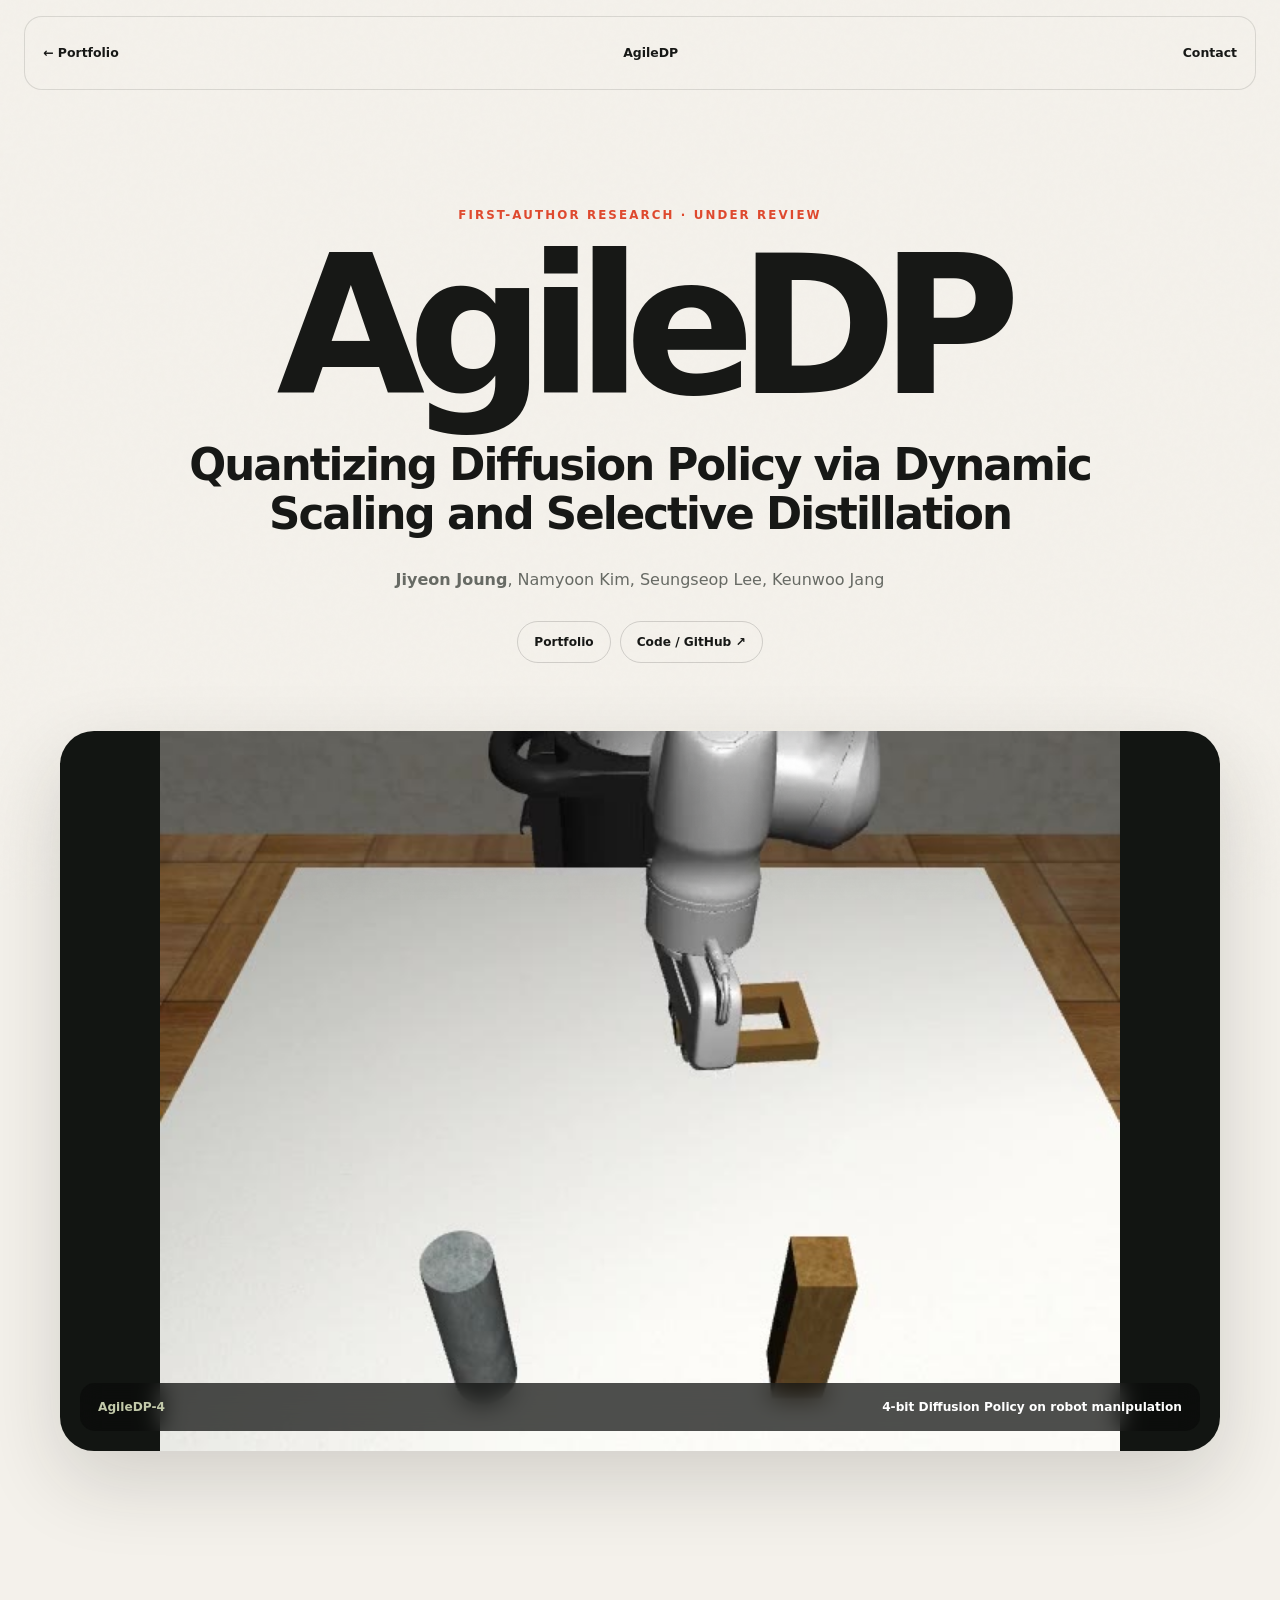
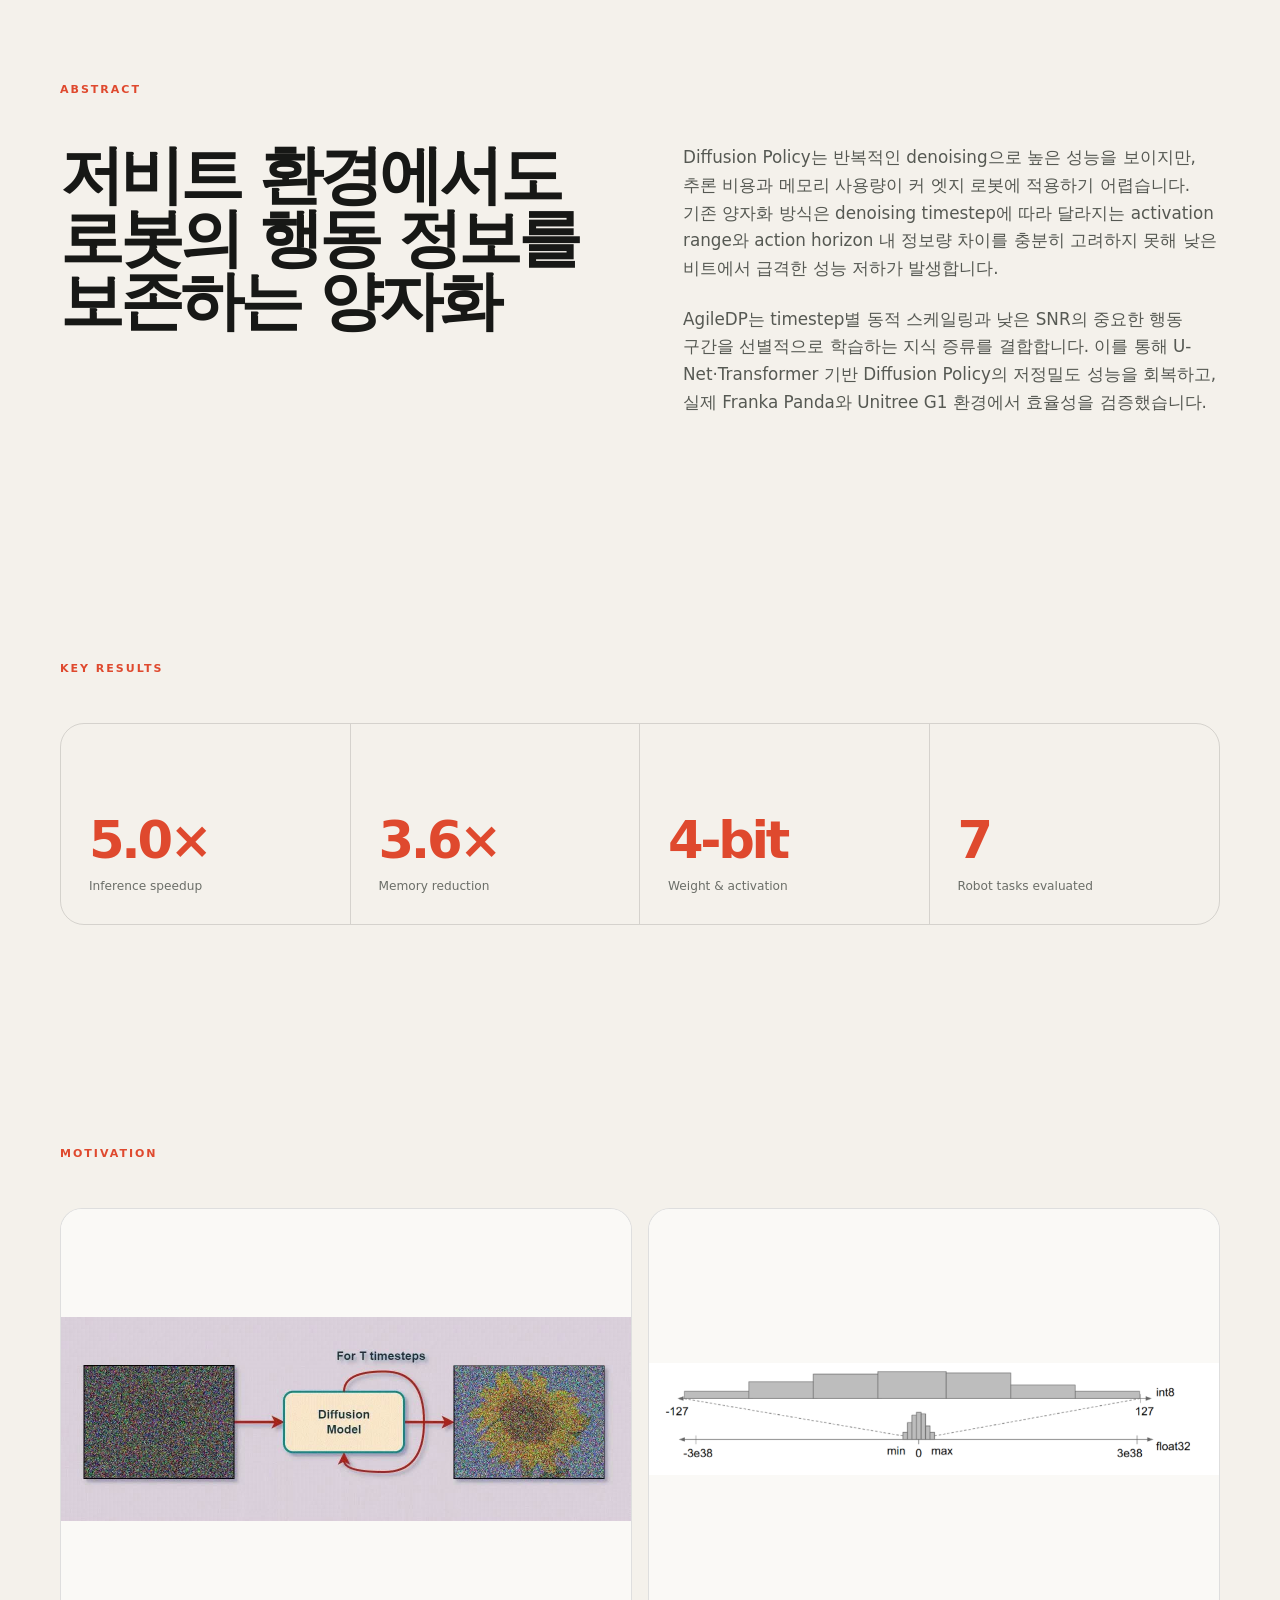
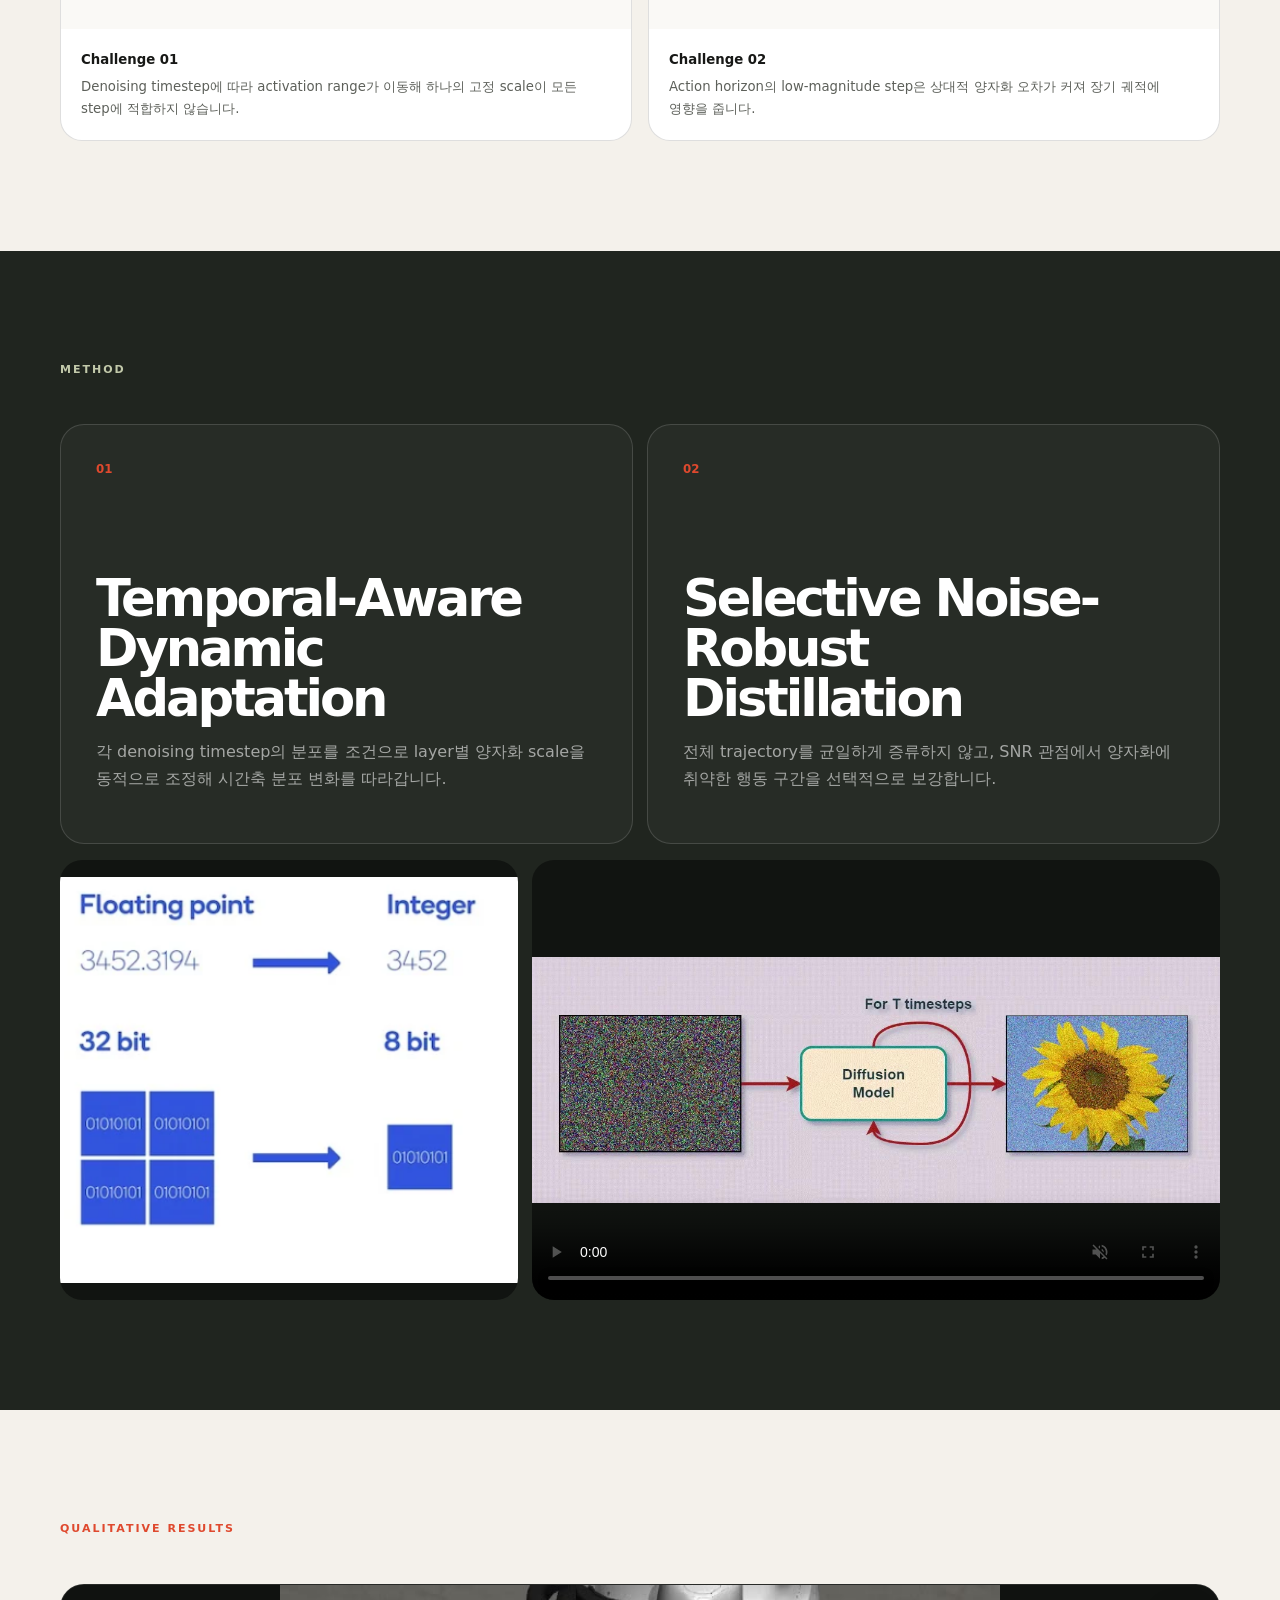
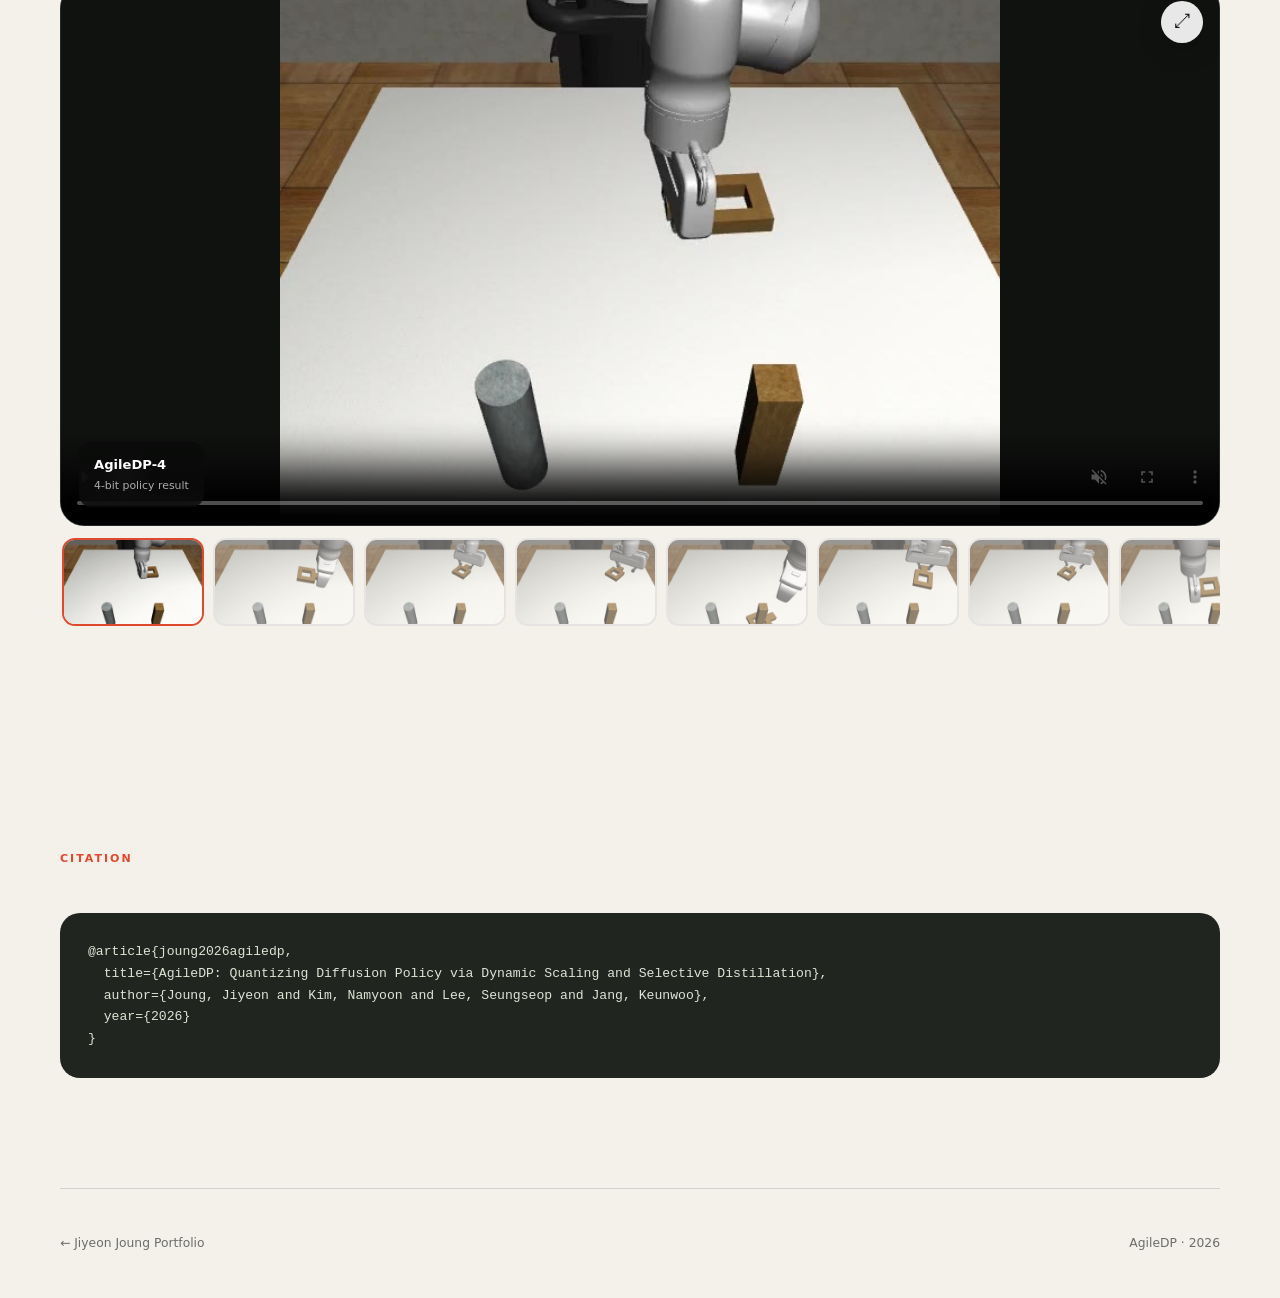
<file: projects/agiledp.html>
<!doctype html>
<html lang="ko">
<head>
  <meta charset="utf-8" />
  <meta name="viewport" content="width=device-width, initial-scale=1" />
  <meta name="description" content="AgileDP: Quantizing Diffusion Policy via Dynamic Scaling and Selective Distillation project page." />
  <meta name="theme-color" content="#20251f" />
  <title>AgileDP | Jiyeon Joung</title>
  <link rel="stylesheet" href="../styles.css" />
  <link rel="stylesheet" href="agiledp.css" />
  <script defer src="../script.js"></script>
</head>
<body class="paper-page">
  <header class="paper-nav">
    <a href="../index.html">← Portfolio</a>
    <span>AgileDP</span>
    <a href="mailto:jjy8301004@gmail.com">Contact</a>
  </header>

  <main>
    <section class="paper-hero">
      <div class="paper-shell">
        <p class="eyebrow">FIRST-AUTHOR RESEARCH · UNDER REVIEW</p>
        <h1>AgileDP</h1>
        <p class="paper-deck">Quantizing Diffusion Policy via Dynamic Scaling and Selective Distillation</p>
        <p class="authors"><strong>Jiyeon Joung</strong>, Namyoon Kim, Seungseop Lee, Keunwoo Jang</p>
        <div class="paper-actions">
          <a href="../index.html#work">Portfolio</a>
          <a href="https://github.com/sanananan3" target="_blank" rel="noreferrer">Code / GitHub ↗</a>
        </div>
        <div class="paper-hero-media">
          <video autoplay muted loop playsinline poster="../assets/projects/agiledp/agiledp-poster.jpg">
            <source src="../assets/projects/agiledp/agiledp.mp4" type="video/mp4" />
          </video>
          <div class="paper-hero-caption"><span>AgileDP-4</span><b>4-bit Diffusion Policy on robot manipulation</b></div>
        </div>
      </div>
    </section>

    <section class="paper-section paper-shell">
      <div class="paper-section-label">ABSTRACT</div>
      <div class="paper-two-col">
        <h2>저비트 환경에서도<br>로봇의 행동 정보를<br>보존하는 양자화</h2>
        <div>
          <p>Diffusion Policy는 반복적인 denoising으로 높은 성능을 보이지만, 추론 비용과 메모리 사용량이 커 엣지 로봇에 적용하기 어렵습니다. 기존 양자화 방식은 denoising timestep에 따라 달라지는 activation range와 action horizon 내 정보량 차이를 충분히 고려하지 못해 낮은 비트에서 급격한 성능 저하가 발생합니다.</p>
          <p>AgileDP는 timestep별 동적 스케일링과 낮은 SNR의 중요한 행동 구간을 선별적으로 학습하는 지식 증류를 결합합니다. 이를 통해 U-Net·Transformer 기반 Diffusion Policy의 저정밀도 성능을 회복하고, 실제 Franka Panda와 Unitree G1 환경에서 효율성을 검증했습니다.</p>
        </div>
      </div>
    </section>

    <section class="paper-section paper-shell">
      <div class="paper-section-label">KEY RESULTS</div>
      <div class="paper-metrics">
        <article><strong>5.0×</strong><span>Inference speedup</span></article>
        <article><strong>3.6×</strong><span>Memory reduction</span></article>
        <article><strong>4-bit</strong><span>Weight & activation</span></article>
        <article><strong>7</strong><span>Robot tasks evaluated</span></article>
      </div>
    </section>

    <section class="paper-section paper-shell">
      <div class="paper-section-label">MOTIVATION</div>
      <div class="paper-figure-grid">
        <figure><img src="../assets/projects/agiledp/denoising-shift.jpg" alt="denoising timestep별 activation 분포 변화"><figcaption><b>Challenge 01</b> Denoising timestep에 따라 activation range가 이동해 하나의 고정 scale이 모든 step에 적합하지 않습니다.</figcaption></figure>
        <figure><img src="../assets/projects/agiledp/range-shift.png" alt="timestep별 activation range 그래프"><figcaption><b>Challenge 02</b> Action horizon의 low-magnitude step은 상대적 양자화 오차가 커져 장기 궤적에 영향을 줍니다.</figcaption></figure>
      </div>
    </section>

    <section class="paper-section method-section">
      <div class="paper-shell">
        <div class="paper-section-label light">METHOD</div>
        <div class="method-grid">
          <article><span>01</span><h2>Temporal-Aware<br>Dynamic Adaptation</h2><p>각 denoising timestep의 분포를 조건으로 layer별 양자화 scale을 동적으로 조정해 시간축 분포 변화를 따라갑니다.</p></article>
          <article><span>02</span><h2>Selective Noise-Robust<br>Distillation</h2><p>전체 trajectory를 균일하게 증류하지 않고, SNR 관점에서 양자화에 취약한 행동 구간을 선택적으로 보강합니다.</p></article>
        </div>
        <div class="method-visuals">
          <img src="../assets/projects/agiledp/quantization.png" alt="FP32에서 저비트 정수 표현으로 변환하는 양자화 설명">
          <video controls muted playsinline poster="../assets/projects/agiledp/denoising-activation-poster.jpg"><source src="../assets/projects/agiledp/denoising-activation.mp4" type="video/mp4"></video>
        </div>
      </div>
    </section>

    <section class="paper-section paper-shell">
      <div class="paper-section-label">QUALITATIVE RESULTS</div>
      <div class="project-gallery" data-gallery>
        <div class="gallery-stage">
          <video controls muted playsinline preload="metadata" poster="../assets/projects/agiledp/agiledp-poster.jpg"><source src="../assets/projects/agiledp/agiledp.mp4" type="video/mp4"></video>
          <div class="stage-caption"><b>AgileDP-4</b><span>4-bit policy result</span></div>
          <button class="expand-media" type="button" aria-label="미디어 크게 보기">⤢</button>
        </div>
        <div class="gallery-thumbs">
          <button class="media-thumb active" data-kind="video" data-src="../assets/projects/agiledp/agiledp.mp4" data-poster="../assets/projects/agiledp/agiledp-poster.jpg" data-title="AgileDP-4" data-caption="4-bit policy result"><img src="../assets/projects/agiledp/agiledp-poster.jpg" alt="AgileDP 결과"></button>
          <button class="media-thumb" data-kind="video" data-src="../assets/projects/agiledp/full-precision.mp4" data-poster="../assets/projects/agiledp/full-precision-poster.jpg" data-title="Full Precision" data-caption="Reference policy"><img src="../assets/projects/agiledp/full-precision-poster.jpg" alt="FP32 결과"></button>
          <button class="media-thumb" data-kind="video" data-src="../assets/projects/agiledp/quantized-baseline.mp4" data-poster="../assets/projects/agiledp/quantized-baseline-poster.jpg" data-title="Quantized Baseline" data-caption="Low-bit baseline"><img src="../assets/projects/agiledp/quantized-baseline-poster.jpg" alt="quantized baseline 결과"></button>
          <button class="media-thumb" data-kind="video" data-src="../assets/projects/agiledp/tada.mp4" data-poster="../assets/projects/agiledp/tada-poster.jpg" data-title="Dynamic Scaling" data-caption="TADA only"><img src="../assets/projects/agiledp/tada-poster.jpg" alt="TADA 결과"></button>
          <button class="media-thumb" data-kind="image" data-src="../assets/projects/agiledp/fp32.jpg" data-title="Full Precision Frame" data-caption="Reference rollout"><img src="../assets/projects/agiledp/fp32.jpg" alt="FP32 프레임"></button>
          <button class="media-thumb" data-kind="image" data-src="../assets/projects/agiledp/baseline.jpg" data-title="Baseline Frame" data-caption="Quantized baseline"><img src="../assets/projects/agiledp/baseline.jpg" alt="baseline 프레임"></button>
          <button class="media-thumb" data-kind="image" data-src="../assets/projects/agiledp/tada.jpg" data-title="TADA Frame" data-caption="Dynamic scaling"><img src="../assets/projects/agiledp/tada.jpg" alt="TADA 프레임"></button>
          <button class="media-thumb" data-kind="image" data-src="../assets/projects/agiledp/agiledp.jpg" data-title="AgileDP Frame" data-caption="Dynamic scaling + selective distillation"><img src="../assets/projects/agiledp/agiledp.jpg" alt="AgileDP 프레임"></button>
        </div>
      </div>
    </section>

    <section class="paper-section paper-shell citation-section">
      <div class="paper-section-label">CITATION</div>
      <pre><code>@article{joung2026agiledp,
  title={AgileDP: Quantizing Diffusion Policy via Dynamic Scaling and Selective Distillation},
  author={Joung, Jiyeon and Kim, Namyoon and Lee, Seungseop and Jang, Keunwoo},
  year={2026}
}</code></pre>
    </section>
  </main>

  <footer class="paper-footer"><a href="../index.html">← Jiyeon Joung Portfolio</a><span>AgileDP · 2026</span></footer>

  <dialog class="media-dialog" id="mediaDialog"><button class="dialog-close" type="button" aria-label="닫기">×</button><div class="dialog-content"></div><div class="dialog-caption"></div></dialog>
</body>
</html>
</file>
<file: styles.css>
:root {
  --paper: #f3f0ea;
  --paper-2: #ebe6dd;
  --ink: #171816;
  --muted: #686b65;
  --line: rgba(23, 24, 22, .16);
  --red: #df492e;
  --olive: #7d8273;
  --olive-soft: #bdc5a5;
  --dark: #20251f;
  --white: #fffdf8;
  --radius: 28px;
  --shadow: 0 24px 70px rgba(33, 31, 25, .12);
  --shell: 1240px;
}

* {
  box-sizing: border-box;
}

html {
  scroll-behavior: smooth;
}

body {
  margin: 0;
  background: var(--paper);
  color: var(--ink);
  font-family:
    Inter,
    Pretendard,
    "Noto Sans KR",
    system-ui,
    -apple-system,
    BlinkMacSystemFont,
    "Segoe UI",
    sans-serif;
  line-height: 1.65;
  word-break: keep-all;
}

body::before {
  content: "";
  position: fixed;
  inset: 0;
  pointer-events: none;
  opacity: .22;
  mix-blend-mode: multiply;
  background-image: url("data:image/svg+xml,%3Csvg viewBox='0 0 160 160' xmlns='http://www.w3.org/2000/svg'%3E%3Cfilter id='n'%3E%3CfeTurbulence type='fractalNoise' baseFrequency='.9' numOctaves='3' stitchTiles='stitch'/%3E%3C/filter%3E%3Crect width='100%25' height='100%25' filter='url(%23n)' opacity='.08'/%3E%3C/svg%3E");
  z-index: 999;
}

a {
  color: inherit;
  text-decoration: none;
}

img,
video {
  max-width: 100%;
  display: block;
}

button {
  font: inherit;
}

.shell {
  width: min(calc(100% - 48px), var(--shell));
  margin-inline: auto;
}

.section-space {
  padding: 132px 0;
}

.skip-link {
  position: fixed;
  left: 16px;
  top: -80px;
  background: var(--ink);
  color: white;
  z-index: 1100;
  padding: 10px 16px;
  border-radius: 10px;
}

.skip-link:focus {
  top: 16px;
}

/* Header */

.site-header {
  width: min(calc(100% - 48px), 1380px);
  height: 86px;
  margin: 18px auto 0;
  padding: 0 20px 0 24px;
  display: grid;
  grid-template-columns: 1fr auto 1fr;
  align-items: center;
  position: sticky;
  top: 14px;
  z-index: 100;
  background: rgba(243, 240, 234, .88);
  backdrop-filter: blur(18px);
  border: 1px solid rgba(23, 24, 22, .12);
  border-radius: 20px;
  box-shadow: 0 12px 40px rgba(35, 32, 27, .08);
}

.brand {
  display: flex;
  align-items: center;
  gap: 10px;
  font-size: 1.2rem;
  font-weight: 900;
  letter-spacing: -.05em;
}

.brand i {
  width: 9px;
  height: 9px;
  border-radius: 50%;
  background: var(--red);
}

.site-header nav {
  display: flex;
  gap: 30px;
}

.site-header nav a {
  font-size: .82rem;
  font-weight: 760;
  color: #464944;
  position: relative;
}

.site-header nav a::after {
  content: "";
  position: absolute;
  left: 0;
  right: 100%;
  bottom: -9px;
  height: 2px;
  background: var(--red);
  transition: right .25s;
}

.site-header nav a:hover::after,
.site-header nav a.active::after {
  right: 0;
}

.header-actions {
  justify-self: end;
  display: flex;
  align-items: center;
  gap: 12px;
  font-size: .8rem;
  font-weight: 800;
}

.header-contact {
  color: white;
  background: var(--ink);
  padding: 11px 18px;
  border-radius: 999px;
}

/* Hero */

.hero {
  min-height: calc(100vh - 118px);
  padding: 88px 0 90px;
  display: grid;
  grid-template-columns: .95fr 1.05fr;
  align-items: center;
  gap: 80px;
}

.eyebrow {
  color: var(--red);
  font-size: .74rem;
  font-weight: 900;
  letter-spacing: .18em;
  margin: 0 0 24px;
}

.hero h1 {
  margin: 0;
  font-size: clamp(3.4rem, 6.7vw, 7.2rem);
  line-height: .92;
  letter-spacing: -.07em;
  font-weight: 850;
}

h1 em,
h2 em {
  color: var(--red);
  font-style: normal;
}

.hero-intro {
  max-width: 610px;
  color: var(--muted);
  font-size: clamp(1rem, 1.25vw, 1.17rem);
  margin: 34px 0 0;
}

.hero-links {
  display: flex;
  gap: 12px;
  flex-wrap: wrap;
  margin-top: 34px;
}

.button {
  min-height: 50px;
  display: inline-flex;
  align-items: center;
  justify-content: center;
  padding: 0 22px;
  border-radius: 999px;
  font-size: .84rem;
  font-weight: 850;
  border: 1px solid var(--line);
}

.button.primary {
  background: var(--red);
  color: white;
  border-color: var(--red);
}

.button.ghost {
  background: rgba(255, 255, 255, .5);
}

.hero-stats {
  display: grid;
  grid-template-columns: repeat(3, 1fr);
  margin: 54px 0 0;
  max-width: 580px;
  border-top: 1px solid var(--line);
}

.hero-stats div {
  padding: 21px 22px 0 0;
  border-right: 1px solid var(--line);
}

.hero-stats div:last-child {
  border-right: 0;
  padding-left: 22px;
}

.hero-stats div:nth-child(2) {
  padding-left: 22px;
}

.hero-stats dt {
  font-size: 1.8rem;
  line-height: 1;
  font-weight: 900;
  letter-spacing: -.05em;
}

.hero-stats dd {
  margin: 6px 0 0;
  color: var(--muted);
  font-size: .74rem;
}

.hero-media {
  min-height: 660px;
  position: relative;
}

.hero-video-card {
  width: min(100%, 650px);
  position: absolute;
  right: 0;
  top: 0;
  overflow: hidden;
  border-radius: 42px 42px 42px 160px;
  box-shadow: var(--shadow);
  background: #171a17;
  border: 8px solid var(--white);
}

.hero-video-card video {
  width: 100%;
  height: 520px;
  object-fit: cover;
}

.hero-video-meta {
  position: absolute;
  left: 28px;
  right: 28px;
  bottom: 24px;
  display: flex;
  justify-content: space-between;
  align-items: end;
  padding: 18px 20px;
  color: white;
  border-radius: 18px;
  background: rgba(18, 22, 18, .72);
  backdrop-filter: blur(12px);
}

.hero-video-meta span {
  font-size: .63rem;
  letter-spacing: .16em;
  font-weight: 850;
}

.hero-video-meta strong {
  font-size: 1rem;
}

/* Enlarged profile */

.profile-chip {
  position: absolute;
  left: -28px;
  bottom: -14px;
  min-width: 350px;
  display: flex;
  align-items: center;
  gap: 20px;
  padding: 16px 28px 16px 16px;
  background: var(--white);
  border-radius: 28px;
  box-shadow: var(--shadow);
  z-index: 2;
}

.profile-chip img {
  width: 138px;
  height: 154px;
  object-fit: cover;
  object-position: center 22%;
  border-radius: 21px;
}

.profile-chip b {
  display: block;
  font-size: 1.22rem;
  letter-spacing: -.025em;
}

.profile-chip span {
  display: block;
  margin-top: 7px;
  color: var(--muted);
  font-size: .82rem;
  line-height: 1.45;
}

.floating-note {
  position: absolute;
  padding: 14px 18px;
  border-radius: 18px;
  box-shadow: var(--shadow);
  font-size: .72rem;
  z-index: 4;
}

.floating-note b {
  display: block;
  font-size: 1.05rem;
}

.floating-note span {
  color: rgba(255, 255, 255, .72);
}

.note-one {
  left: 0;
  top: 70px;
  background: var(--red);
  color: white;
  transform: rotate(-5deg);
}

.note-two {
  right: -22px;
  bottom: 92px;
  background: var(--dark);
  color: white;
  transform: rotate(5deg);
}

/* Ticker */

.ticker {
  overflow: hidden;
  border-block: 1px solid var(--line);
  background: var(--paper-2);
}

.ticker div {
  width: max-content;
  display: flex;
  align-items: center;
  gap: 26px;
  padding: 17px 0;
  animation: ticker 28s linear infinite;
  font-weight: 900;
  font-size: .78rem;
  letter-spacing: .14em;
}

.ticker i {
  color: var(--red);
  font-style: normal;
}

@keyframes ticker {
  to {
    transform: translateX(-50%);
  }
}

/* About */

.section-label {
  display: flex;
  align-items: center;
  gap: 13px;
  margin-bottom: 56px;
}

.section-label span {
  width: 34px;
  height: 34px;
  display: grid;
  place-items: center;
  border-radius: 50%;
  border: 1px solid var(--line);
  color: var(--red);
  font-size: .7rem;
  font-weight: 900;
}

.section-label p {
  margin: 0;
  font-size: .72rem;
  font-weight: 900;
  letter-spacing: .18em;
}

.about-grid {
  display: grid;
  grid-template-columns: 1fr 1fr;
  gap: 100px;
}

.about h2,
.work-heading h2,
.experience h2,
.contact h2 {
  margin: 0;
  font-size: clamp(2.8rem, 5.1vw, 5.8rem);
  line-height: .98;
  letter-spacing: -.065em;
}

.about-copy {
  font-size: 1.08rem;
  color: #454842;
}

.about-copy p {
  margin: 0 0 24px;
}

.about-points {
  display: flex;
  flex-wrap: wrap;
  gap: 8px;
  margin-top: 36px;
}

.about-points span,
.tags li {
  border: 1px solid var(--line);
  background: rgba(255, 255, 255, .45);
  border-radius: 999px;
  padding: 8px 12px;
  font-size: .72rem;
  font-weight: 760;
  list-style: none;
}

/* Projects */

.work {
  background: #e9e4dc;
  border-radius: 50px 50px 0 0;
}

.work-heading {
  display: flex;
  justify-content: space-between;
  align-items: end;
  gap: 40px;
  margin-bottom: 42px;
}

.work-heading p {
  max-width: 420px;
  color: var(--muted);
  margin: 0 0 10px;
}

.filters {
  display: flex;
  gap: 8px;
  flex-wrap: wrap;
  margin-bottom: 72px;
}

.filters button {
  border: 1px solid var(--line);
  background: transparent;
  color: var(--ink);
  padding: 10px 16px;
  border-radius: 999px;
  cursor: pointer;
  font-size: .78rem;
  font-weight: 800;
}

.filters button.active {
  background: var(--ink);
  color: white;
}

.project-stack {
  display: grid;
  gap: 36px;
}

.project {
  padding: clamp(28px, 4.2vw, 58px);
  border: 1px solid rgba(23, 24, 22, .15);
  border-radius: 34px;
  background: rgba(255, 253, 248, .86);
  box-shadow: 0 18px 55px rgba(47, 43, 35, .07);
  transition: opacity .3s, transform .3s;
}

.project.is-hidden {
  display: none;
}

.project-featured {
  background: var(--dark);
  color: white;
}

.project-header {
  display: flex;
  justify-content: space-between;
  align-items: start;
  gap: 20px;
}

.project-header > div {
  display: flex;
  align-items: center;
  gap: 13px;
}

.project-no {
  color: var(--red);
  font-size: .82rem;
  font-weight: 900;
}

.project-type {
  margin: 0;
  font-size: .67rem;
  font-weight: 850;
  letter-spacing: .15em;
  color: var(--muted);
}

.project-featured .project-type {
  color: rgba(255, 255, 255, .52);
}

.project-arrow {
  width: 52px;
  height: 52px;
  display: grid;
  place-items: center;
  border-radius: 50%;
  background: var(--red);
  color: white;
  font-size: 1.35rem;
}

.doc-link {
  font-size: .76rem;
  font-weight: 850;
  border-bottom: 1px solid currentColor;
}

.project-title-row {
  display: flex;
  justify-content: space-between;
  align-items: end;
  gap: 28px;
  margin-top: 30px;
}

.project h3 {
  margin: 0;
  font-size: clamp(2.5rem, 5.8vw, 6rem);
  line-height: .92;
  letter-spacing: -.065em;
}

.project-subtitle {
  margin: 12px 0 0;
  color: var(--muted);
  font-size: .95rem;
}

.project-featured .project-subtitle {
  color: rgba(255, 255, 255, .62);
}

.project-status {
  flex: 0 0 auto;
  border: 1px solid rgba(255, 255, 255, .25);
  border-radius: 999px;
  padding: 9px 13px;
  font-size: .7rem;
  color: rgba(255, 255, 255, .75);
}

.project-story {
  margin-top: 42px;
  max-width: 950px;
  color: #484b45;
  font-size: 1rem;
}

.project-featured .project-story {
  color: rgba(255, 255, 255, .72);
}

.project-story.two-col {
  max-width: none;
  display: grid;
  grid-template-columns: 1fr 1fr;
  gap: 44px;
}

.project-story p {
  margin: 0;
}

.metric-row {
  display: grid;
  grid-template-columns: repeat(3, minmax(0, 1fr));
  gap: 8px;
  padding: 0;
  margin: 38px 0 0;
}

.metric-row div {
  border-top: 1px solid rgba(255, 255, 255, .2);
  padding-top: 18px;
}

.metric-row dt {
  color: var(--olive-soft);
  font-size: 2.1rem;
  line-height: 1;
  font-weight: 900;
  letter-spacing: -.05em;
}

.metric-row dd {
  margin: 8px 0 0;
  font-size: .72rem;
  color: rgba(255, 255, 255, .55);
}

.metric-row.compact {
  max-width: 620px;
  margin: 34px 0 0;
}

.metric-row.compact div {
  border-color: var(--line);
}

.metric-row.compact dt {
  color: var(--red);
}

.metric-row.compact dd {
  color: var(--muted);
}

.tags {
  display: flex;
  gap: 7px;
  flex-wrap: wrap;
  padding: 0;
  margin: 28px 0 0;
}

.project-featured .tags li {
  color: white;
  border-color: rgba(255, 255, 255, .16);
  background: rgba(255, 255, 255, .06);
}

/* Media gallery */

.project-gallery {
  margin-top: 46px;
}

.gallery-stage {
  min-height: 540px;
  position: relative;
  overflow: hidden;
  border-radius: 24px;
  background: #101210;
  border: 1px solid rgba(255, 255, 255, .1);
}

.gallery-stage > img,
.gallery-stage > video {
  width: 100%;
  height: 540px;
  object-fit: contain;
  background: #101210;
}

.portrait-stage > video {
  object-fit: contain;
}

.stage-caption {
  position: absolute;
  left: 18px;
  bottom: 18px;
  display: flex;
  flex-direction: column;
  padding: 12px 15px;
  color: white;
  border-radius: 13px;
  background: rgba(10, 12, 10, .74);
  backdrop-filter: blur(10px);
  pointer-events: none;
}

.stage-caption b {
  font-size: .82rem;
}

.stage-caption span {
  margin-top: 2px;
  color: rgba(255, 255, 255, .66);
  font-size: .68rem;
}

.expand-media {
  position: absolute;
  top: 16px;
  right: 16px;
  width: 42px;
  height: 42px;
  border: 0;
  border-radius: 50%;
  cursor: pointer;
  background: rgba(255, 255, 255, .9);
  color: var(--ink);
  font-size: 1.1rem;
  box-shadow: 0 8px 26px rgba(0, 0, 0, .18);
}

.gallery-thumbs {
  display: grid;
  grid-auto-flow: column;
  grid-auto-columns: 142px;
  gap: 9px;
  overflow-x: auto;
  padding: 12px 2px 4px;
  scrollbar-width: thin;
}

.media-thumb {
  height: 88px;
  overflow: hidden;
  border-radius: 13px;
  border: 2px solid transparent;
  padding: 0;
  background: #ddd;
  cursor: pointer;
  opacity: .62;
  transition:
    opacity .2s,
    border-color .2s,
    transform .2s;
}

.media-thumb:hover {
  opacity: .92;
  transform: translateY(-2px);
}

.media-thumb.active {
  opacity: 1;
  border-color: var(--red);
}

.media-thumb img {
  width: 100%;
  height: 100%;
  object-fit: cover;
}

.single-visual {
  margin-top: 44px;
  overflow: hidden;
  border-radius: 24px;
  background: #171917;
  color: white;
}

.single-visual img {
  width: 100%;
  aspect-ratio: 16 / 8;
  object-fit: cover;
}

.single-visual p {
  margin: 0;
  padding: 15px 18px;
  color: rgba(255, 255, 255, .64);
  font-size: .72rem;
}

.single-visual code {
  color: var(--olive-soft);
}

/* Secondary projects */

.secondary-projects {
  margin-top: 36px;
  padding: clamp(28px, 4vw, 54px);
  border-radius: 34px;
  border: 1px solid var(--line);
  background: rgba(255, 253, 248, .56);
}

.secondary-heading {
  display: flex;
  justify-content: space-between;
  align-items: end;
  gap: 30px;
  margin-bottom: 34px;
}

.secondary-heading > p {
  margin: 0;
  color: var(--red);
  font-size: .68rem;
  font-weight: 900;
  letter-spacing: .16em;
}

.secondary-heading h3 {
  margin: 0;
  font-size: clamp(2rem, 3.8vw, 4rem);
  line-height: 1;
  letter-spacing: -.055em;
}

.secondary-grid {
  display: grid;
  grid-template-columns: 1fr 1fr;
  gap: 14px;
}

.mini-project {
  overflow: hidden;
  border-radius: 22px;
  background: var(--white);
  border: 1px solid var(--line);
}

.mini-project.is-hidden {
  display: none;
}

.mini-project > img {
  width: 100%;
  aspect-ratio: 16 / 8.4;
  object-fit: cover;
}

.mini-project > div {
  padding: 24px;
}

.mini-project > div > span {
  color: var(--red);
  font-size: .64rem;
  font-weight: 900;
  letter-spacing: .12em;
}

.mini-project h4 {
  margin: 12px 0 8px;
  font-size: 2rem;
  letter-spacing: -.05em;
}

.mini-project p {
  margin: 0;
  color: var(--muted);
  font-size: .88rem;
}

.mini-project .tags {
  margin-top: 18px;
}

/* Experience */

.experience-grid {
  display: grid;
  grid-template-columns: .72fr 1.28fr;
  gap: 100px;
}

.timeline {
  border-top: 1px solid var(--line);
}

.timeline-item {
  display: grid;
  grid-template-columns: 125px 1fr;
  gap: 24px;
  padding: 28px 0;
  border-bottom: 1px solid var(--line);
}

.timeline-item time {
  color: var(--red);
  font-size: .72rem;
  font-weight: 900;
}

.timeline-item h3 {
  margin: 0;
  font-size: 1.3rem;
  letter-spacing: -.03em;
}

.timeline-item p {
  margin: 4px 0 8px;
  color: var(--olive);
  font-size: .8rem;
  font-weight: 800;
}

.timeline-item span {
  color: var(--muted);
  font-size: .84rem;
}

/* Skills */

.skills {
  background: var(--dark);
  color: white;
}

.skills .section-label span {
  border-color: rgba(255, 255, 255, .18);
}

.skill-cards {
  display: grid;
  grid-template-columns: repeat(4, 1fr);
  gap: 10px;
}

.skill-card {
  min-height: 330px;
  display: flex;
  flex-direction: column;
  justify-content: space-between;
  padding: 28px;
  border: 1px solid rgba(255, 255, 255, .13);
  border-radius: 24px;
  background: rgba(255, 255, 255, .035);
}

.skill-card > span {
  color: var(--red);
  font-size: .72rem;
  font-weight: 900;
}

.skill-card h3 {
  margin: auto 0 16px;
  font-size: 2rem;
  letter-spacing: -.05em;
}

.skill-card p {
  margin: 0;
  color: rgba(255, 255, 255, .55);
  font-size: .86rem;
}

/* Credentials */

.credential-columns {
  display: grid;
  grid-template-columns: .9fr 1.15fr .85fr;
  gap: 52px;
}

.credential-columns h2 {
  margin: 0 0 24px;
  font-size: 1.7rem;
  letter-spacing: -.04em;
}

.credential-item {
  display: grid;
  grid-template-columns: 80px 1fr;
  gap: 18px;
  padding: 22px 0;
  border-top: 1px solid var(--line);
}

.credential-item time,
.award-list time {
  color: var(--red);
  font-size: .72rem;
  font-weight: 900;
}

.credential-item h3 {
  margin: 0;
  font-size: 1rem;
}

.credential-item p {
  margin: 6px 0 0;
  color: var(--muted);
  font-size: .78rem;
}

.award-list,
.certificate-list {
  list-style: none;
  padding: 0;
  margin: 0;
  border-top: 1px solid var(--line);
}

.award-list li {
  display: grid;
  grid-template-columns: 75px 1fr;
  gap: 12px;
  padding: 12px 0;
  border-bottom: 1px solid var(--line);
  font-size: .8rem;
}

.certificate-list li {
  padding: 11px 0;
  border-bottom: 1px solid var(--line);
  font-size: .82rem;
}

.download-title {
  margin-top: 40px !important;
}

.download-links {
  display: grid;
  gap: 8px;
}

.download-links a {
  padding: 12px 14px;
  border: 1px solid var(--line);
  border-radius: 12px;
  font-size: .78rem;
  font-weight: 800;
  background: rgba(255, 255, 255, .45);
}

/* Contact */

.contact {
  padding: 110px 0;
  background: var(--red);
  color: white;
}

.contact-grid {
  display: grid;
  grid-template-columns: 1.4fr .6fr;
  align-items: end;
  gap: 60px;
}

.contact .eyebrow {
  color: rgba(255, 255, 255, .62);
}

.contact h2 em {
  color: #ffd0c8;
}

.contact-info {
  display: grid;
  gap: 11px;
  justify-items: start;
}

.contact-info a {
  font-weight: 760;
  border-bottom: 1px solid rgba(255, 255, 255, .45);
}

.contact-info span {
  color: rgba(255, 255, 255, .65);
}

.site-footer {
  height: 100px;
  display: flex;
  justify-content: space-between;
  align-items: center;
  font-size: .76rem;
  color: var(--muted);
}

/* Full screen media dialog */

.media-dialog {
  width: min(94vw, 1300px);
  max-height: 92vh;
  padding: 0;
  border: 0;
  border-radius: 22px;
  overflow: hidden;
  background: #0b0d0b;
  color: white;
  box-shadow: 0 40px 100px rgba(0, 0, 0, .45);
}

.media-dialog::backdrop {
  background: rgba(12, 13, 12, .82);
  backdrop-filter: blur(7px);
}

.dialog-content {
  min-height: 60vh;
  display: grid;
  place-items: center;
}

.dialog-content img,
.dialog-content video {
  max-height: 78vh;
  width: 100%;
  object-fit: contain;
  background: #0b0d0b;
}

.dialog-close {
  position: absolute;
  top: 13px;
  right: 13px;
  width: 42px;
  height: 42px;
  z-index: 3;
  border: 0;
  border-radius: 50%;
  background: rgba(255, 255, 255, .92);
  font-size: 1.5rem;
  cursor: pointer;
}

.dialog-caption {
  position: absolute;
  left: 16px;
  bottom: 16px;
  padding: 10px 13px;
  border-radius: 12px;
  background: rgba(0, 0, 0, .65);
  font-size: .76rem;
}

/* Animation */

.reveal {
  opacity: 0;
  transform: translateY(24px);
  transition:
    opacity .7s ease,
    transform .7s ease;
}

.reveal.visible {
  opacity: 1;
  transform: none;
}

/* Tablet */

@media (max-width: 1050px) {
  .site-header {
    grid-template-columns: 1fr auto;
  }

  .site-header nav {
    display: none;
  }

  .hero {
    grid-template-columns: 1fr;
    gap: 40px;
  }

  .hero-media {
    min-height: 640px;
  }

  .hero-video-card {
    left: 50%;
    transform: translateX(-50%);
    right: auto;
  }

  .profile-chip {
    left: 3%;
    bottom: -10px;
  }

  .note-one {
    left: 2%;
  }

  .note-two {
    right: 1%;
  }

  .about-grid,
  .experience-grid {
    grid-template-columns: 1fr;
    gap: 50px;
  }

  .skill-cards {
    grid-template-columns: 1fr 1fr;
  }

  .credential-columns {
    grid-template-columns: 1fr 1fr;
  }

  .credential-columns > div:last-child {
    grid-column: 1 / -1;
  }
}

/* Mobile */

@media (max-width: 760px) {
  .shell,
  .site-header {
    width: min(calc(100% - 26px), var(--shell));
  }

  .section-space {
    padding: 92px 0;
  }

  .site-header {
    height: 70px;
    margin-top: 10px;
    top: 8px;
    padding-inline: 16px;
  }

  .header-actions > a:first-child {
    display: none;
  }

  .hero {
    padding: 64px 0 70px;
  }

  .hero h1 {
    font-size: clamp(3rem, 15vw, 5rem);
  }

  .hero-stats {
    grid-template-columns: 1fr 1fr 1fr;
  }

  .hero-stats div {
    padding-right: 10px;
  }

  .hero-stats div:nth-child(2),
  .hero-stats div:last-child {
    padding-left: 10px;
  }

  .hero-media {
    min-height: 500px;
  }

  .hero-video-card {
    width: 96%;
    border-radius: 28px 28px 28px 92px;
    border-width: 5px;
  }

  .hero-video-card video {
    height: 370px;
  }

  .hero-video-meta {
    left: 14px;
    right: 14px;
    bottom: 14px;
    padding: 12px;
  }

  .profile-chip {
    left: 2%;
    right: 2%;
    bottom: -28px;
    min-width: 0;
    gap: 13px;
    padding: 10px 16px 10px 10px;
    border-radius: 20px;
  }

  .profile-chip img {
    width: 92px;
    height: 104px;
    border-radius: 15px;
  }

  .profile-chip b {
    font-size: 1.05rem;
  }

  .profile-chip span {
    font-size: .72rem;
    margin-top: 4px;
  }

  .floating-note {
    display: none;
  }

  .about-grid {
    gap: 34px;
  }

  .work {
    border-radius: 30px 30px 0 0;
  }

  .work-heading,
  .secondary-heading,
  .contact-grid {
    display: grid;
    grid-template-columns: 1fr;
    align-items: start;
  }

  .filters {
    margin-bottom: 44px;
  }

  .project {
    padding: 25px 18px;
    border-radius: 24px;
  }

  .project-title-row {
    align-items: start;
    flex-direction: column;
  }

  .project h3 {
    font-size: 3.1rem;
  }

  .project-story.two-col {
    grid-template-columns: 1fr;
    gap: 20px;
  }

  .metric-row {
    grid-template-columns: 1fr 1fr 1fr;
  }

  .metric-row dt {
    font-size: 1.45rem;
  }

  .gallery-stage {
    min-height: 310px;
    border-radius: 17px;
  }

  .gallery-stage > img,
  .gallery-stage > video {
    height: 310px;
  }

  .gallery-thumbs {
    grid-auto-columns: 105px;
  }

  .media-thumb {
    height: 68px;
  }

  .secondary-grid,
  .skill-cards,
  .credential-columns {
    grid-template-columns: 1fr;
  }

  .credential-columns > div:last-child {
    grid-column: auto;
  }

  .skill-card {
    min-height: 240px;
  }

  .timeline-item {
    grid-template-columns: 1fr;
    gap: 6px;
  }

  .contact {
    padding: 82px 0;
  }

  .site-footer {
    height: 82px;
  }
}

/* Reduced motion */

@media (prefers-reduced-motion: reduce) {
  html {
    scroll-behavior: auto;
  }

  *,
  *::before,
  *::after {
    animation-duration: .01ms !important;
    animation-iteration-count: 1 !important;
    transition-duration: .01ms !important;
  }

  .reveal {
    opacity: 1;
    transform: none;
  }
}
</file>
<file: projects/agiledp.css>
.paper-page { background: #f4f1eb; }
.paper-nav { width: min(calc(100% - 48px), 1240px); height: 74px; margin: 16px auto; padding: 0 18px; display: flex; align-items: center; justify-content: space-between; position: sticky; top: 12px; z-index: 100; border-radius: 18px; background: rgba(244,241,235,.88); border: 1px solid rgba(23,24,22,.12); backdrop-filter: blur(16px); font-size: .78rem; font-weight: 850; }
.paper-shell { width: min(calc(100% - 48px), 1160px); margin-inline: auto; }
.paper-hero { padding: 100px 0 120px; text-align: center; }
.paper-hero h1 { margin: 0; font-size: clamp(5rem, 15vw, 13rem); line-height: .8; letter-spacing: -.09em; }
.paper-deck { max-width: 950px; margin: 38px auto 0; font-size: clamp(1.4rem, 3.4vw, 3rem); line-height: 1.12; letter-spacing: -.045em; font-weight: 780; }
.authors { margin: 28px 0 0; color: #676a64; }
.paper-actions { display: flex; justify-content: center; gap: 9px; flex-wrap: wrap; margin-top: 28px; }
.paper-actions a { padding: 10px 16px; border-radius: 999px; border: 1px solid rgba(23,24,22,.16); font-size: .76rem; font-weight: 850; }
.paper-hero-media { margin-top: 68px; position: relative; overflow: hidden; border-radius: 34px; box-shadow: 0 30px 80px rgba(33,31,25,.16); background: #121512; }
.paper-hero-media video { width: 100%; max-height: 720px; object-fit: contain; }
.paper-hero-caption { position: absolute; left: 20px; right: 20px; bottom: 20px; display: flex; justify-content: space-between; align-items: center; gap: 20px; padding: 14px 18px; border-radius: 15px; background: rgba(10,12,10,.72); color: white; backdrop-filter: blur(12px); font-size: .76rem; }
.paper-hero-caption span { color: #c2c9aa; font-weight: 900; }
.paper-section { padding: 110px 0; }
.paper-section-label { margin-bottom: 45px; color: #df492e; font-size: .69rem; font-weight: 900; letter-spacing: .18em; }
.paper-section-label.light { color: #c2c9aa; }
.paper-two-col { display: grid; grid-template-columns: 1fr 1fr; gap: 86px; }
.paper-two-col h2, .method-grid h2 { margin: 0; font-size: clamp(2.5rem, 5vw, 5rem); line-height: .98; letter-spacing: -.06em; }
.paper-two-col p { margin: 0 0 23px; color: #565953; font-size: 1.05rem; }
.paper-metrics { display: grid; grid-template-columns: repeat(4,1fr); border: 1px solid rgba(23,24,22,.14); border-radius: 24px; overflow: hidden; }
.paper-metrics article { min-height: 200px; padding: 28px; display: flex; flex-direction: column; justify-content: end; border-right: 1px solid rgba(23,24,22,.14); }
.paper-metrics article:last-child { border-right: 0; }
.paper-metrics strong { font-size: 3.2rem; line-height: 1; letter-spacing: -.065em; color: #df492e; }
.paper-metrics span { margin-top: 10px; color: #6b6e68; font-size: .76rem; }
.paper-figure-grid { display: grid; grid-template-columns: 1fr 1fr; gap: 16px; }
.paper-figure-grid figure { margin: 0; overflow: hidden; border: 1px solid rgba(23,24,22,.14); border-radius: 22px; background: white; }
.paper-figure-grid img { width: 100%; height: 420px; object-fit: contain; background: #faf9f6; }
.paper-figure-grid figcaption { padding: 20px; color: #5d605a; font-size: .83rem; }
.paper-figure-grid figcaption b { display: block; color: #171816; margin-bottom: 5px; }
.method-section { background: #20251f; color: white; }
.method-grid { display: grid; grid-template-columns: 1fr 1fr; gap: 14px; }
.method-grid article { min-height: 420px; display: flex; flex-direction: column; padding: 35px; border-radius: 24px; border: 1px solid rgba(255,255,255,.14); background: rgba(255,255,255,.035); }
.method-grid article > span { color: #df492e; font-size: .74rem; font-weight: 900; }
.method-grid h2 { margin-top: auto; font-size: clamp(2rem, 4vw, 4rem); }
.method-grid p { color: rgba(255,255,255,.58); }
.method-visuals { margin-top: 16px; display: grid; grid-template-columns: .8fr 1.2fr; gap: 14px; }
.method-visuals img, .method-visuals video { width: 100%; height: 440px; object-fit: contain; border-radius: 22px; background: #111411; }
.citation-section pre { margin: 0; padding: 28px; overflow-x: auto; border-radius: 20px; background: #20251f; color: #dfe4d5; font-size: .82rem; }
.paper-footer { width: min(calc(100% - 48px), 1160px); min-height: 110px; margin-inline: auto; display: flex; justify-content: space-between; align-items: center; border-top: 1px solid rgba(23,24,22,.14); color: #6b6e68; font-size: .77rem; }
@media (max-width: 760px) {
  .paper-nav, .paper-shell, .paper-footer { width: min(calc(100% - 26px), 1160px); }
  .paper-hero { padding: 70px 0 80px; }
  .paper-hero h1 { font-size: 5.2rem; }
  .paper-hero-caption { align-items: start; flex-direction: column; }
  .paper-section { padding: 78px 0; }
  .paper-two-col, .paper-figure-grid, .method-grid, .method-visuals { grid-template-columns: 1fr; gap: 18px; }
  .paper-metrics { grid-template-columns: 1fr 1fr; }
  .paper-metrics article:nth-child(2) { border-right: 0; }
  .paper-metrics article { min-height: 150px; border-bottom: 1px solid rgba(23,24,22,.14); }
  .paper-figure-grid img { height: 300px; }
  .method-grid article { min-height: 320px; }
  .method-visuals img, .method-visuals video { height: 300px; }
}
</file>
